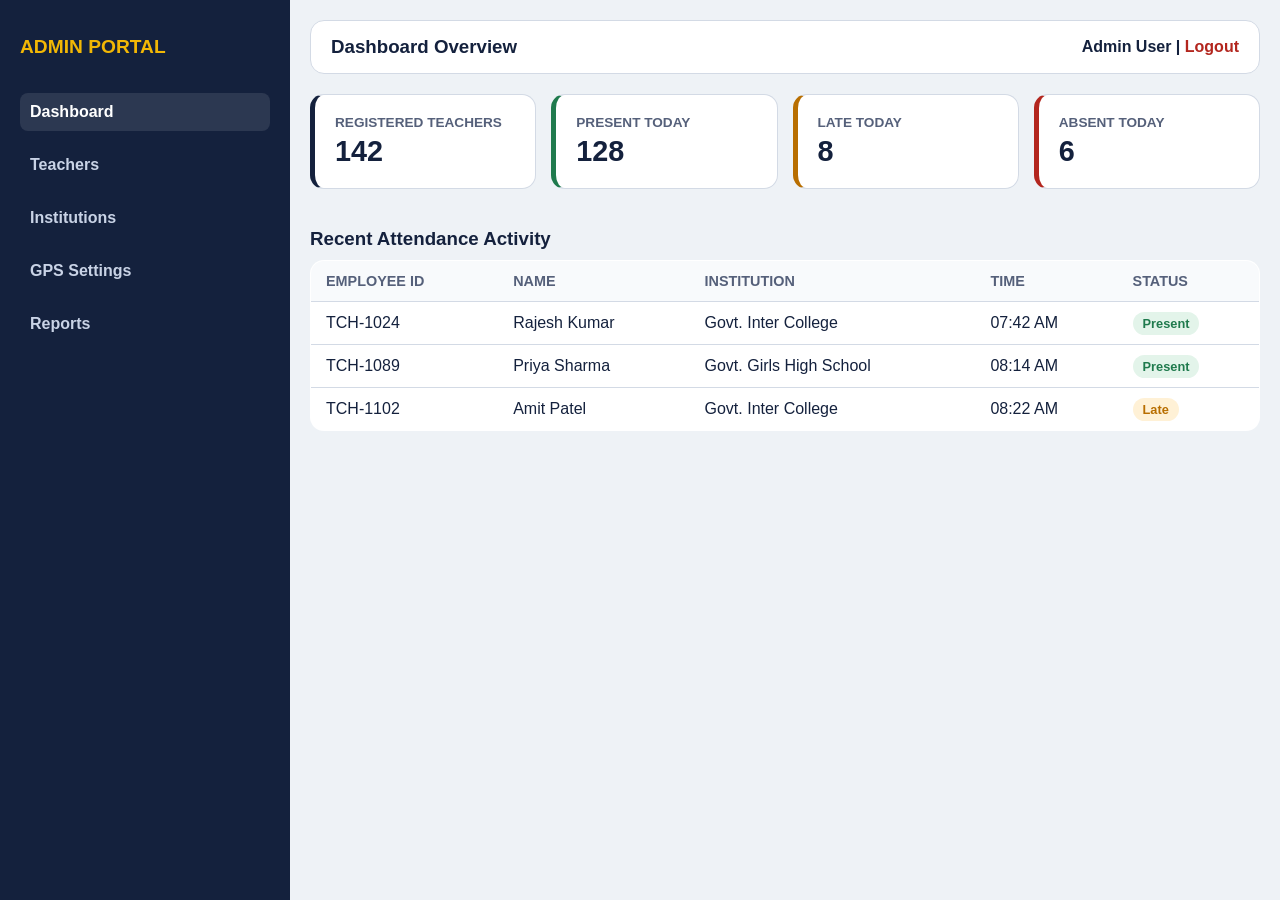
<file: public/admin-dashboard.html>
<!DOCTYPE html>
<html lang="en">
<head>
  <meta charset="UTF-8">
  <meta name="viewport" content="width=device-width, initial-scale=1, viewport-fit=cover">
  <title>Admin Dashboard Preview</title>
  <style>
    :root {
      --bg: #eef2f6; --surface: #ffffff; --ink: #14213d; --ink-soft: #55607a;
      --line: #d3dae5; --accent: #f2b705; --present: #1f7a4d; --late: #b86e00; --absent: #b3261e;
      --radius: 14px; --font: "Avenir Next", "Segoe UI", Roboto, sans-serif;
    }
    body { margin: 0; font-family: var(--font); background: var(--bg); color: var(--ink); display: flex; min-height: 100vh; }
    .sidebar { width: 250px; background: var(--ink); color: #fff; padding: 20px; display: flex; flex-direction: column; gap: 15px; }
    .sidebar h2 { font-size: 1.2rem; color: var(--accent); margin-bottom: 20px; text-transform: uppercase; }
    .nav-item { color: #c9d3e6; text-decoration: none; font-weight: 600; padding: 10px; border-radius: 8px; }
    .nav-item:hover, .nav-item.active { background: rgba(255,255,255,0.1); color: #fff; }
    .main-content { flex: 1; padding: 20px; display: flex; flex-direction: column; gap: 20px; overflow-y: auto; }
    .topbar { display: flex; justify-content: space-between; align-items: center; background: var(--surface); padding: 15px 20px; border-radius: var(--radius); border: 1px solid var(--line); }
    .metrics-grid { display: grid; grid-template-columns: repeat(auto-fit, minmax(200px, 1fr)); gap: 15px; }
    .metric-card { background: var(--surface); padding: 20px; border-radius: var(--radius); border: 1px solid var(--line); border-left: 5px solid var(--ink); }
    .metric-card.success { border-left-color: var(--present); }
    .metric-card.warning { border-left-color: var(--late); }
    .metric-card.danger { border-left-color: var(--absent); }
    .metric-title { font-size: 0.85rem; color: var(--ink-soft); text-transform: uppercase; font-weight: 700; margin-bottom: 5px; }
    .metric-value { font-size: 1.8rem; font-weight: bold; margin: 0; }
    .data-table { width: 100%; border-collapse: collapse; background: var(--surface); border-radius: var(--radius); overflow: hidden; border: 1px solid var(--line); }
    .data-table th, .data-table td { padding: 12px 15px; text-align: left; border-bottom: 1px solid var(--line); }
    .data-table th { background: #f8fafc; font-weight: 600; color: var(--ink-soft); font-size: 0.9rem; text-transform: uppercase; }
    .badge { padding: 4px 10px; border-radius: 999px; font-size: 0.8rem; font-weight: bold; }
    .badge.present { background: #e3f4ea; color: var(--present); }
    .badge.late { background: #fff1d6; color: var(--late); }
    @media (max-width: 768px) {
      body { flex-direction: column; }
      .sidebar { width: 100%; padding: 15px; flex-direction: row; flex-wrap: wrap; }
      .sidebar h2 { width: 100%; margin-bottom: 5px; }
      .data-table { display: block; overflow-x: auto; }
    }
  </style>
</head>
<body>
  <nav class="sidebar">
    <h2>Admin Portal</h2>
    <a href="#" class="nav-item active">Dashboard</a>
    <a href="#" class="nav-item">Teachers</a>
    <a href="#" class="nav-item">Institutions</a>
    <a href="#" class="nav-item">GPS Settings</a>
    <a href="#" class="nav-item">Reports</a>
  </nav>
  <main class="main-content">
    <header class="topbar">
      <h3 style="margin:0;">Dashboard Overview</h3>
      <div style="font-weight:600;">Admin User | <a href="#" style="color:var(--absent); text-decoration:none;">Logout</a></div>
    </header>
    <section class="metrics-grid">
      <div class="metric-card"><div class="metric-title">Registered Teachers</div><p class="metric-value">142</p></div>
      <div class="metric-card success"><div class="metric-title">Present Today</div><p class="metric-value">128</p></div>
      <div class="metric-card warning"><div class="metric-title">Late Today</div><p class="metric-value">8</p></div>
      <div class="metric-card danger"><div class="metric-title">Absent Today</div><p class="metric-value">6</p></div>
    </section>
    <section>
      <h3 style="margin-bottom:10px;">Recent Attendance Activity</h3>
      <table class="data-table">
        <thead>
          <tr><th>Employee ID</th><th>Name</th><th>Institution</th><th>Time</th><th>Status</th></tr>
        </thead>
        <tbody>
          <tr><td>TCH-1024</td><td>Rajesh Kumar</td><td>Govt. Inter College</td><td>07:42 AM</td><td><span class="badge present">Present</span></td></tr>
          <tr><td>TCH-1089</td><td>Priya Sharma</td><td>Govt. Girls High School</td><td>08:14 AM</td><td><span class="badge present">Present</span></td></tr>
          <tr><td>TCH-1102</td><td>Amit Patel</td><td>Govt. Inter College</td><td>08:22 AM</td><td><span class="badge late">Late</span></td></tr>
        </tbody>
      </table>
    </section>
  </main>
</body>
</html>
</file>
